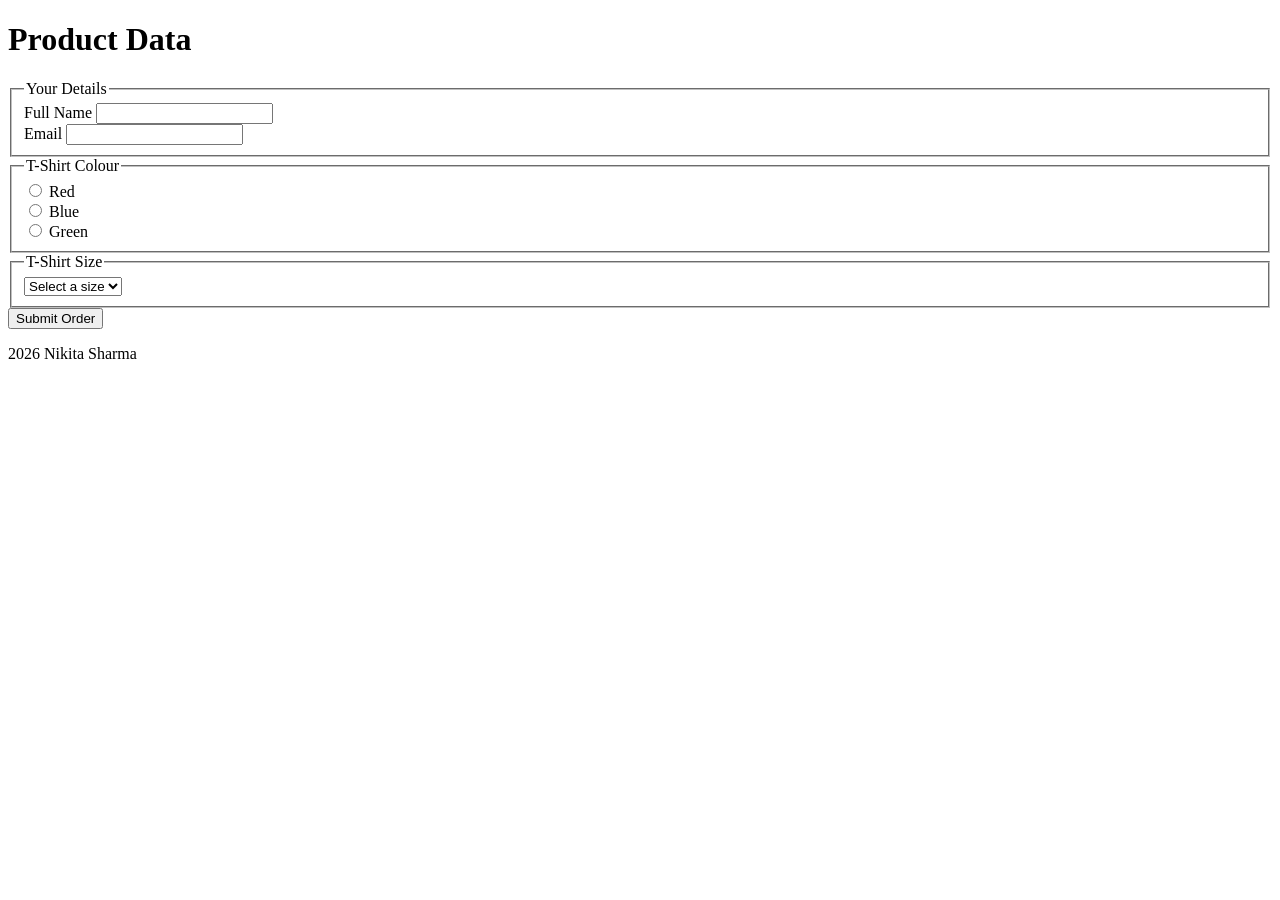
<file: Form-Controls/index.html>
<!doctype html>
<html lang="en">
  <head>
    <meta charset="UTF-8">
    <meta name="viewport" content="width=device-width, initial-scale=1.0">
    <title>Product Data Form</title>
    <meta name="description" content="T-shirt order form">
  </head>
  <body>
    <header>
      <h1>Product Data</h1>
    </header>

    <main>
      <form>
        <fieldset>
          <legend>Your Details</legend>
          <div>
            <label for="name">Full Name</label>
            <input type="text" id="name" name="name" minlength="2" required>
          </div>

          <div>
            <label for="email">Email</label>
            <input type="email" id="email" name="email" required>
          </div>
        </fieldset>

        <fieldset>
          <legend>T-Shirt Colour</legend>
          <div>
            <input type="radio" id="red" name="colour" value="red" required>
            <label for="red">Red</label>
          </div>

          <div>
            <input type="radio" id="blue" name="colour" value="blue">
            <label for="blue">Blue</label>
          </div>

          <div>
            <input type="radio" id="green" name="colour" value="green">
            <label for="green">Green</label>
          </div>
        </fieldset>

        <fieldset>
          <legend>T-Shirt Size</legend>
          <select id="size" name="size" required>
            <option value="" disabled selected>Select a size</option>
            <option value="xs">XS</option>
            <option value="s">S</option>
            <option value="m">M</option>
            <option value="l">L</option>
            <option value="xl">XL</option>
            <option value="xxl">XXL</option>
          </select>
        </fieldset>

        <div>
          <button type="submit">Submit Order</button>
        </div>
      </form>
    </main>

    <footer>
      <p>2026 Nikita Sharma</p>
    </footer>
  </body>
</html>
</file>
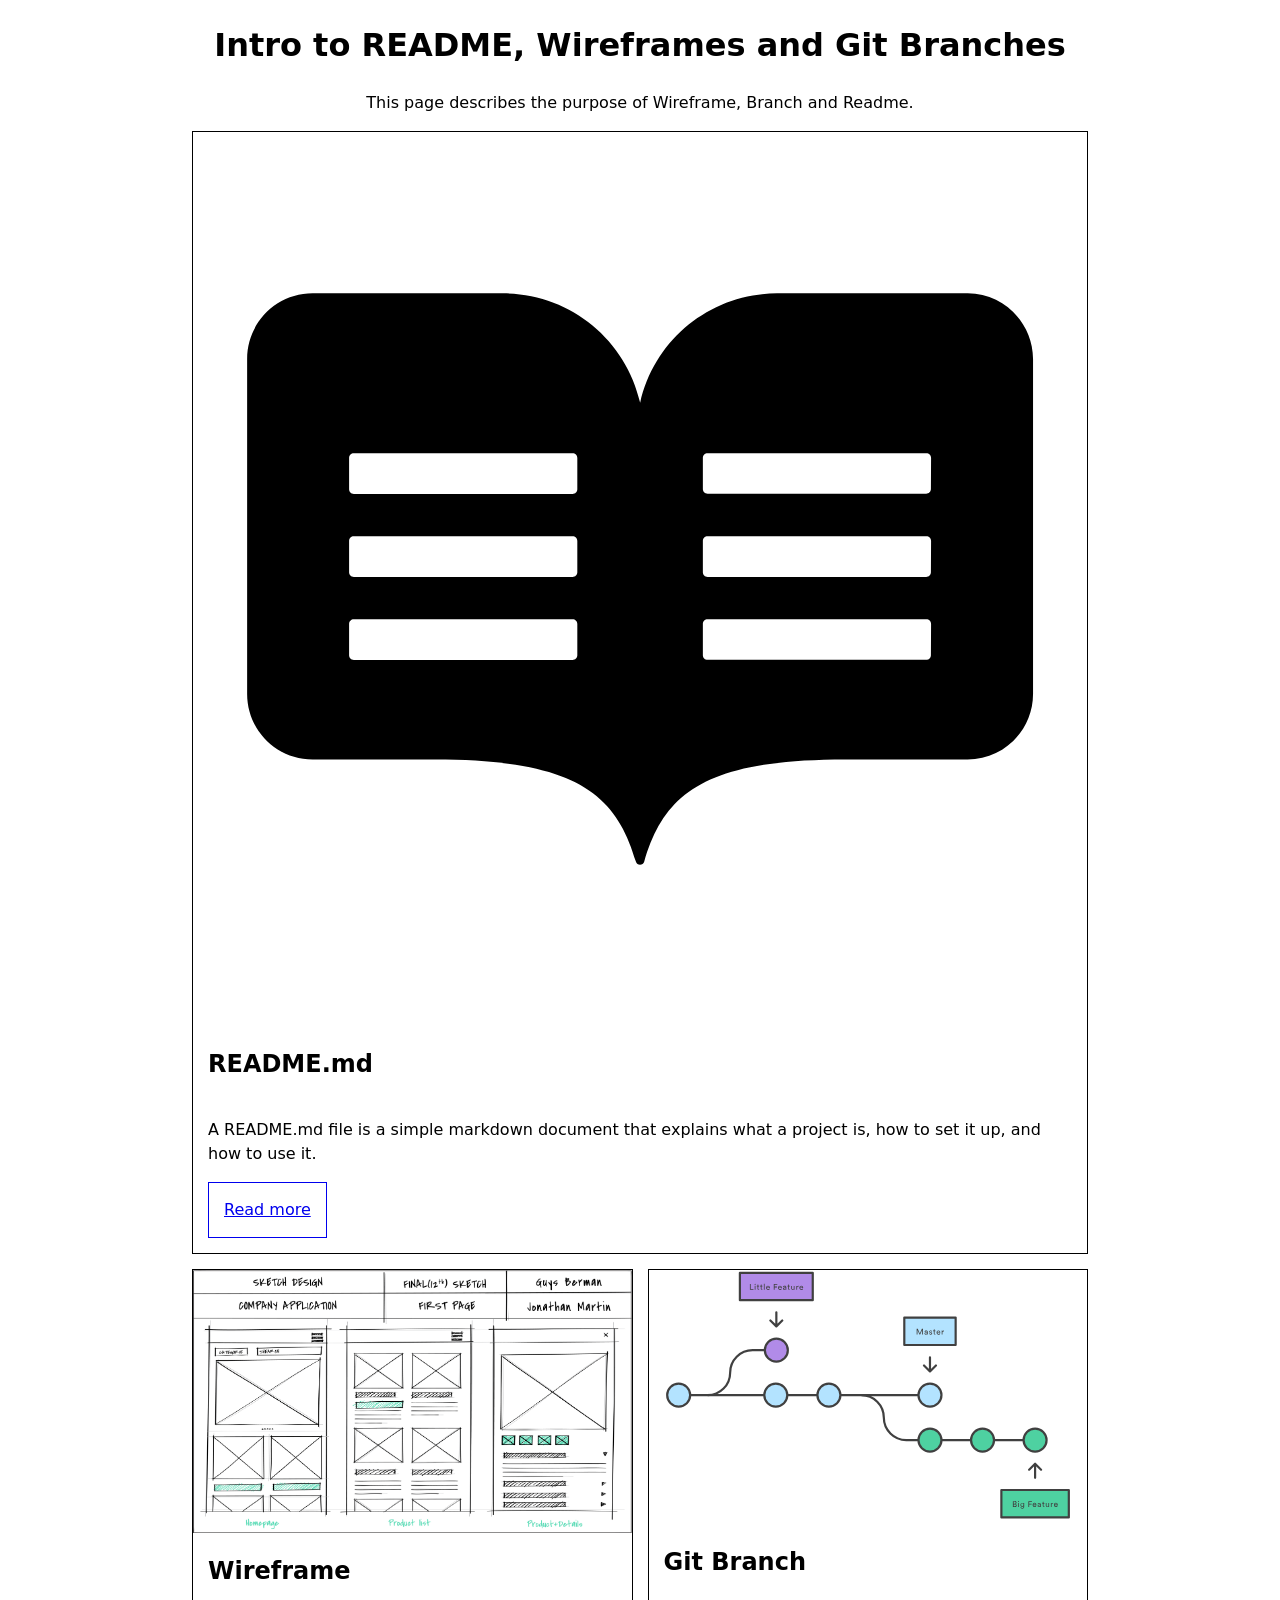
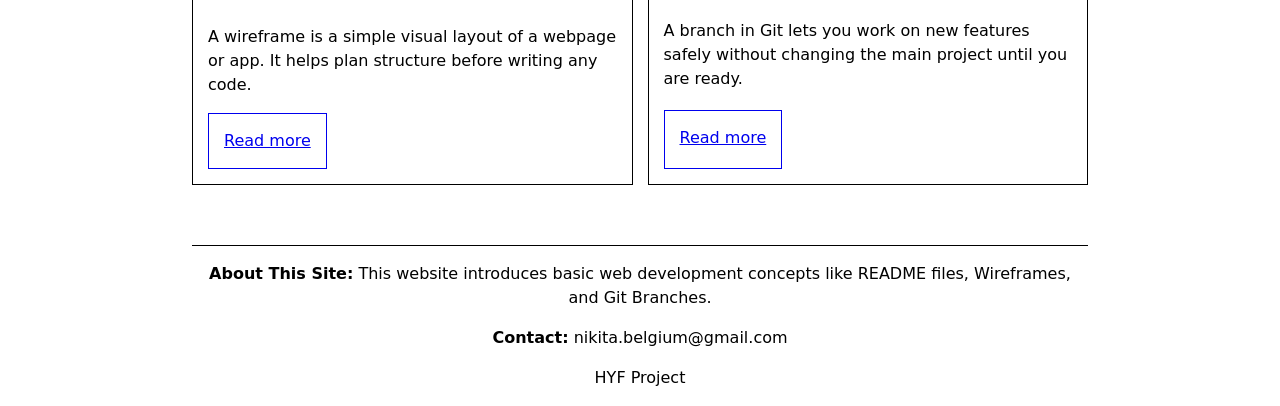
<file: Wireframe/introPage.html>
<!doctype html>
<html lang="en">
  <head>
    <meta charset="UTF-8" />
    <meta name="viewport" content="width=device-width, initial-scale=1.0" />
    <title>Wireframe</title>
    <link rel="stylesheet" href="style.css" />
  </head>
  <body>
    <header>
      <h1>Intro to README, Wireframes and Git Branches</h1>
      <p>This page describes the purpose of Wireframe, Branch and Readme.</p>
    </header>
    <main>
      <article>
        <img src="readme.svg" alt="README illustration" />
        <h2>README.md</h2>
        <p>
          A README.md file is a simple markdown document that explains what a
          project is, how to set it up, and how to use it.
        </p>
        <a
          href="https://docs.github.com/en/repositories/managing-your-repositorys-settings-and-features/customizing-your-repository/about-readmes"
          >Read more</a
        >
      </article>
      <article>
        <img src="wireframe_illustration.jpg" alt="Wireframe illustration" />
        <h2>Wireframe</h2>
        <p>
          A wireframe is a simple visual layout of a webpage or app. It helps
          plan structure before writing any code.
        </p>
        <a href="https://en.wikipedia.org/wiki/Website_wireframe">Read more</a>
      </article>
      <article>
        <img src="git_branch_illustration.svg" alt="Git branch illustration" />
        <h2>Git Branch</h2>
        <p>
          A branch in Git lets you work on new features safely without changing
          the main project until you are ready.
        </p>
        <a
          href="https://docs.github.com/en/pull-requests/collaborating-with-pull-requests/proposing-changes-to-your-work-with-pull-requests/about-branches"
          >Read more</a
        >
      </article>
    </main>
    <footer>
      <p>
        <strong>About This Site:</strong> This website introduces basic web
        development concepts like README files, Wireframes, and Git Branches.
      </p>
      <p><strong>Contact:</strong> nikita.belgium@gmail.com</p>
      <p>HYF Project</p>
    </footer>
  </body>
</html>
</file>
<file: Wireframe/style.css>
/* Here are some starter styles
You can edit these or replace them entirely 
It's showing you a common way to organise CSS 
And includes solutions to common problems 
As well as useful links to learn more */

/* ====== Design Palette ======
 This is our "design palette".
 It sets out the colours, fonts, styles etc to be used in this design 
 At work, a designer will give these to you based on the corporate brand, but while you are learning
 You can design it yourself if you like
 Inspect the starter design with Devtools
 Click on the colour swatches to see what is happening
 I've put some useful CSS you won't have learned yet
 For you to explore and play with if you are interested
 https://web.dev/articles/min-max-clamp
 https://scrimba.com/learn-css-variables-c026
====== Design Palette ====== */
:root {
  --paper: oklch(7 0 0);
  --ink: color-mix(in oklab, var(--color) 5%, black);
  --font: 100%/1.5 system-ui;
  --space: clamp(6px, 6px + 2vw, 15px);
  --line: 1px solid;
  --container: 1280px;
}
/* ====== Base Elements ======
 General rules for basic HTML elements in any context */
header {
  text-align: center;
}
body {
  background: var(--paper);
  color: var(--ink);
  font: var(--font);
  margin-left: 15%;
  margin-right: 15%;
}
a {
  padding: var(--space);
  border: var(--line);
  max-width: fit-content;
}
img,
svg {
  width: 100%;
  object-fit: cover;
}
/* ====== Site Layout ====== 
Setting the overall rules for page regions
https://www.w3.org/WAI/tutorials/page-structure/regions/
*/
main {
  max-width: var(--container);
  margin: 0 auto calc(var(--space) * 4) auto;
}
footer {
  border-top: 1px solid black;
  text-align: center;
}
/* ====== Articles Grid Layout ====
Setting the rules for how articles are placed in the main element.
Inspect this in Devtools and click the "grid" button in the Elements view
Play with the options that come up.
https://developer.chrome.com/docs/devtools/css/grid
https://gridbyexample.com/learn/
*/
main {
  display: grid;
  grid-template-columns: 1fr 1fr;
  gap: var(--space);
  > *:first-child {
    grid-column: span 2;
  }
}
/* ====== Article Layout ====== 
Setting the rules for how elements are placed in the article. 
Now laying out just the INSIDE of the repeated card/article design.
Keeping things orderly and separate is the key to good, simple CSS.
*/
article {
  border: var(--line);
  padding-bottom: var(--space);
  text-align: left;
  display: grid;
  grid-template-columns: var(--space) 1fr var(--space);
  > * {
    grid-column: 2/3;
  }
  > img {
    grid-column: span 3;
  }
}
</file>
